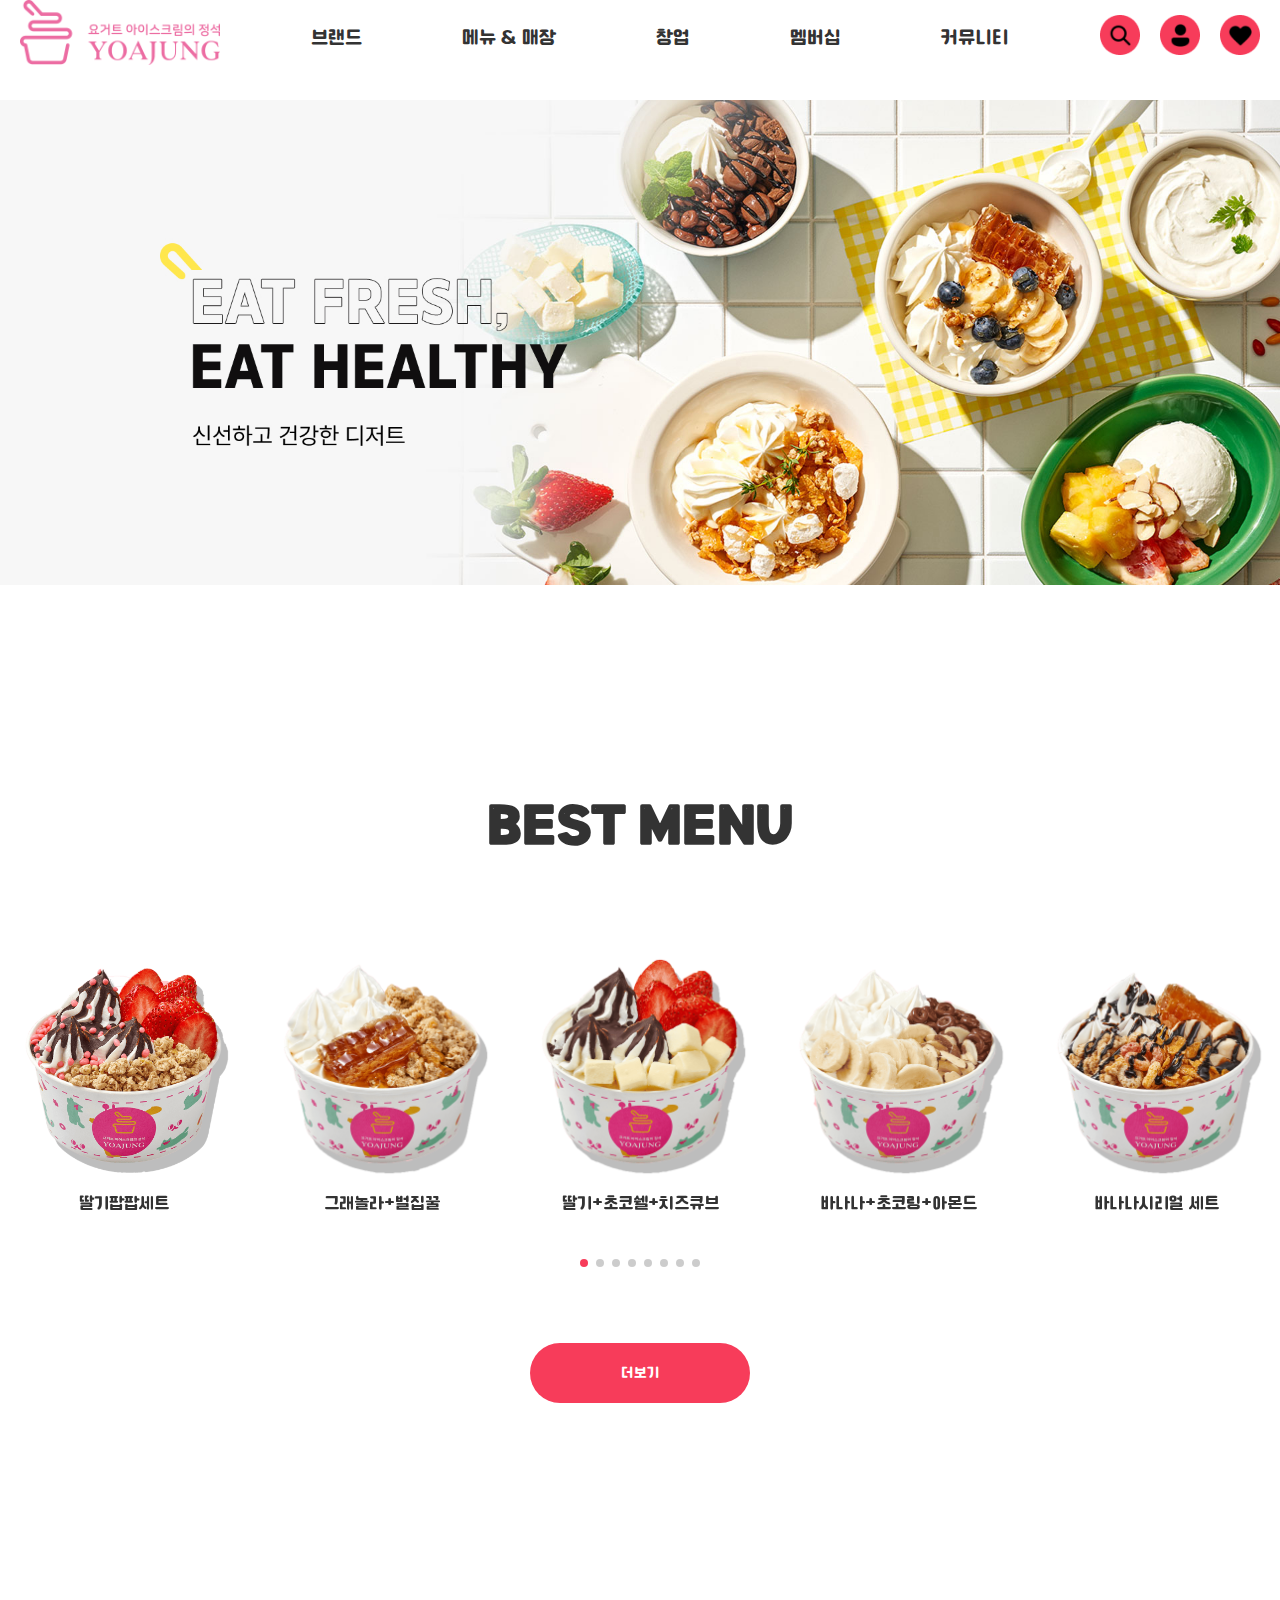
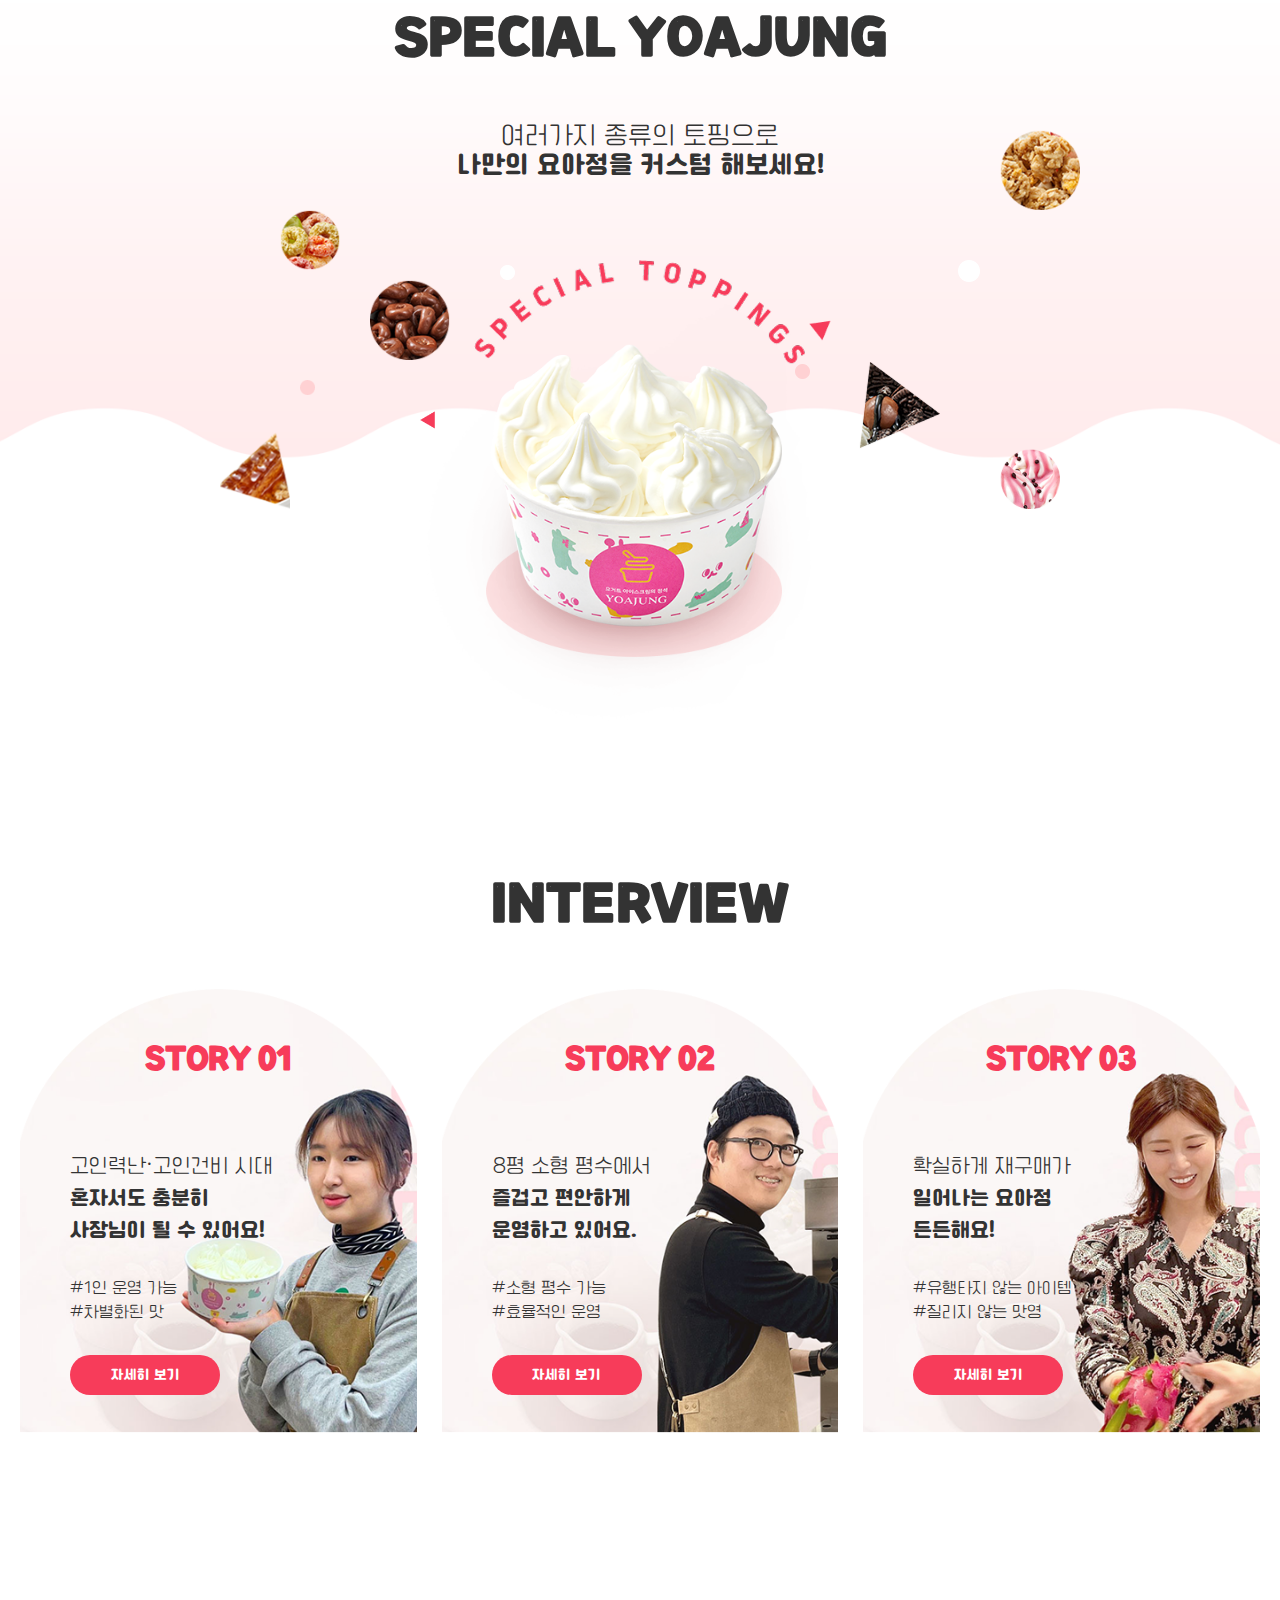
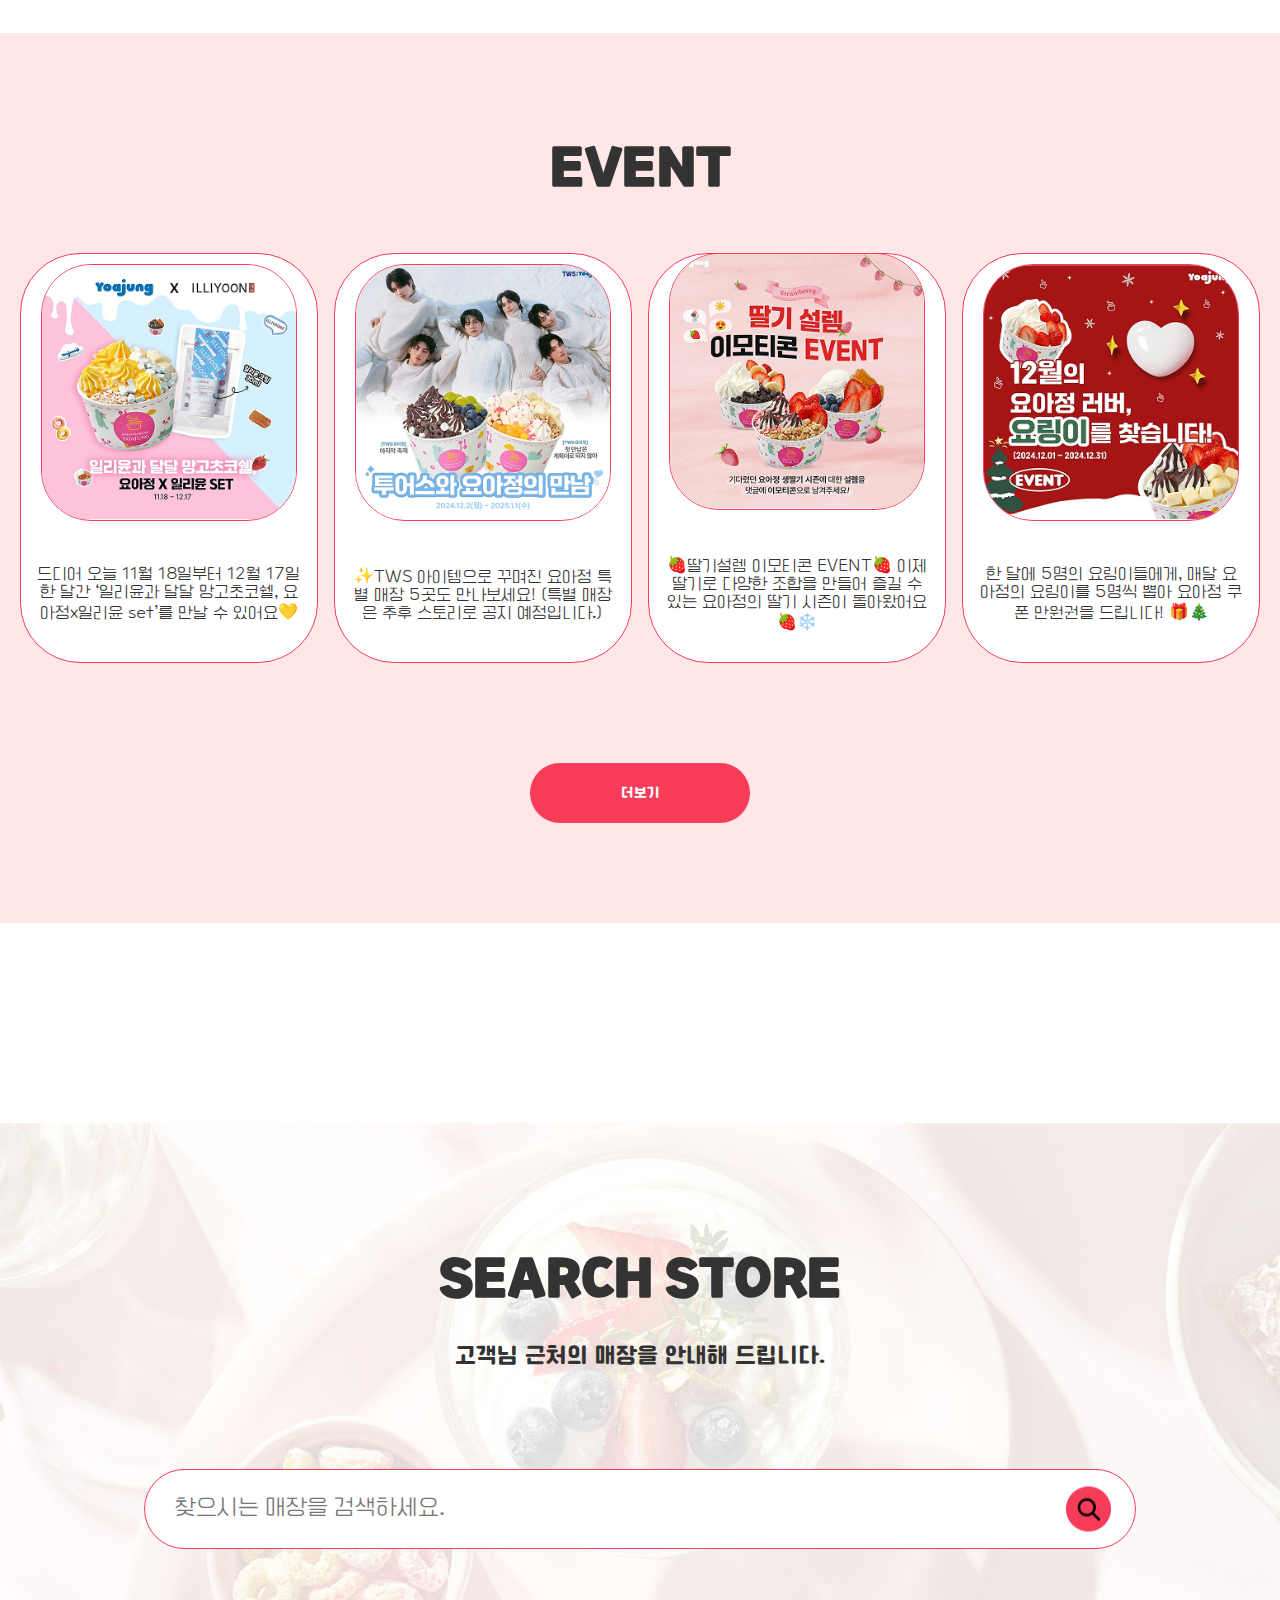
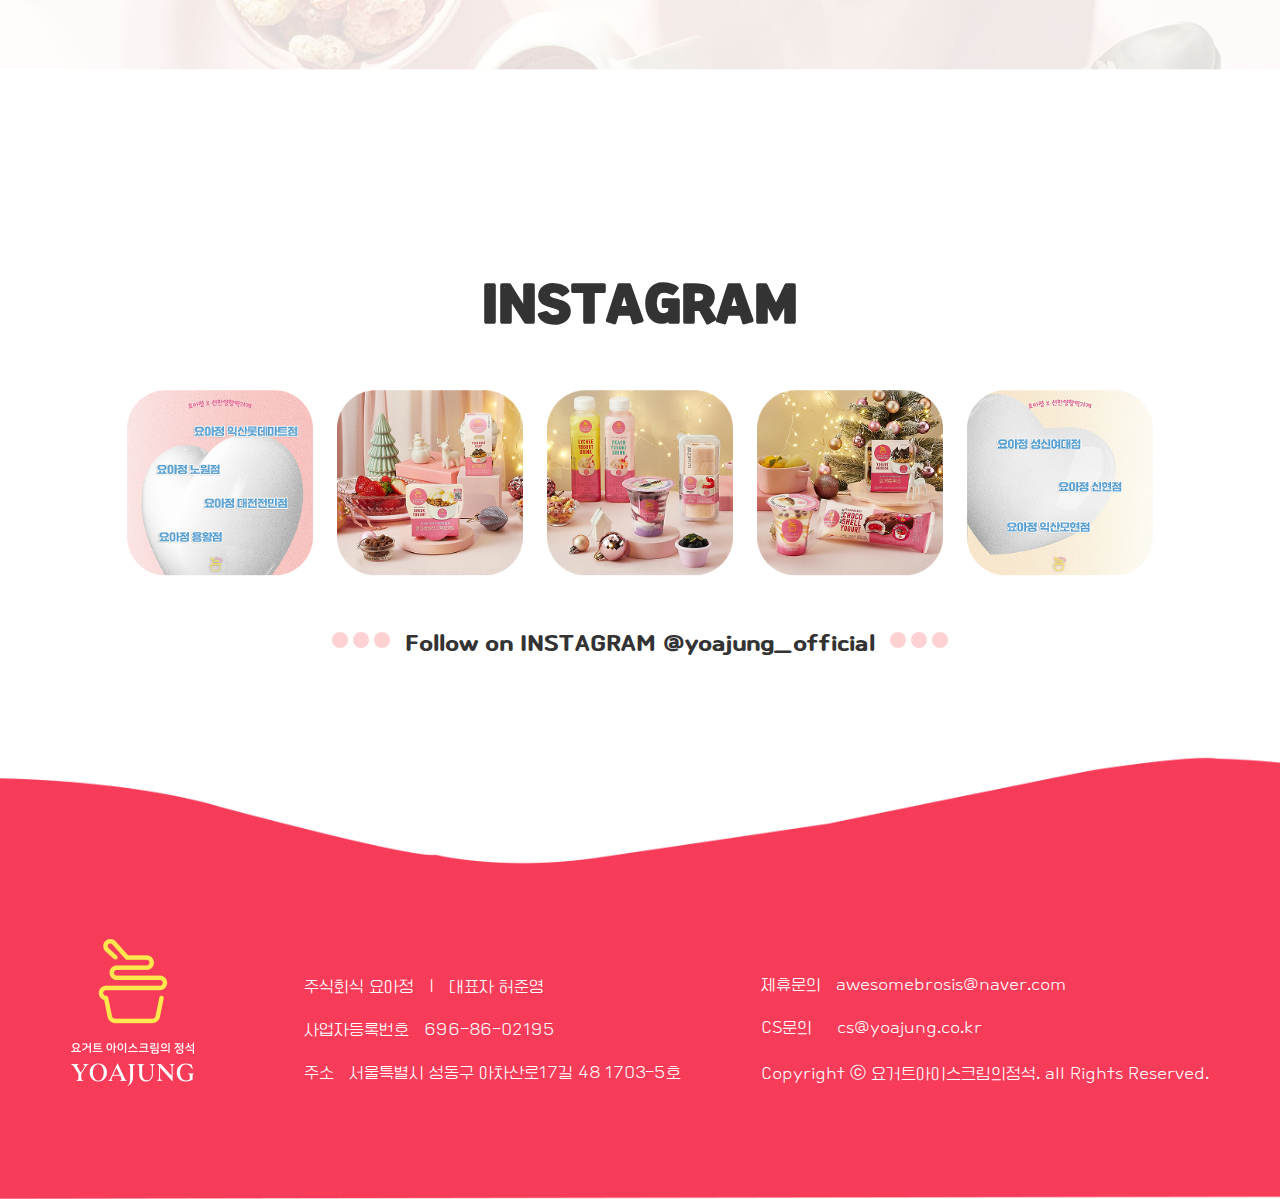
<file: index.html>
<!DOCTYPE html>
<html lang="ko">
<head>
    <meta charset="UTF-8">
    <meta name="viewport" content="width=device-width, initial-scale=1.0">
    <title>요거트아이스크림의 정석</title>
    <link rel="stylesheet" href="https://cdn.jsdelivr.net/npm/swiper@11/swiper-bundle.min.css" />
    <link rel="stylesheet" href="css/style.css">
    <script src="https://cdn.jsdelivr.net/npm/swiper@11/swiper-bundle.min.js"></script>
    <script src="lib/jquery-3.7.1.min.js"></script>
    <script src="js/script.js"></script>
</head>
<body>
    <header class="header">
        <div class="inner">
            <div class="pc">
                <h1 class="logo">
                    <a href="#">
                        <img src="img/logo.png" alt="로고-pc">
                    </a>
                </h1><!-- .logo end -->
                <nav class="nav">
                    <ul class="menu">
                        <li><a href="#">브랜드</a></li>
                        <li><a href="#">메뉴 & 매장</a></li>
                        <li><a href="#">창업</a></li>
                        <li><a href="#">멤버십</a></li>
                        <li><a href="#">커뮤니티</a></li>
                    </ul>
                </nav>
                <div class="icon">
                    <a href="#">
                        <img src="img/아이콘-돋보기.png" alt="아이콘-돋보기">
                    </a>
                    <a href="#">
                        <img src="img/아이콘-회원.png" alt="아이콘-돋보기">
                    </a>
                    <a href="#">
                        <img src="img/아이콘-하트.png" alt="아이콘-돋보기">
                    </a>
                </div><!-- .icon end -->
            </div><!-- .pc end -->
            <div class="moblie">
                <div class="menu_icon">
                    <a href="#"><img src="img/메뉴-아이콘.png" alt="메뉴-아이콘"></a>
                </div><!-- .menu_icon end -->
                <h1 class="logo">
                    <a href="#"><img src="img/mobile-logo.png" alt="로고-mobile"></a>
                </h1><!-- .logo end -->
                <div class="icon">
                    <a href="#">
                        <img src="img/아이콘-돋보기.png" alt="아이콘-돋보기">
                    </a>
                    <a href="#">
                        <img src="img/아이콘-회원.png" alt="아이콘-돋보기">
                    </a>
                    <a href="#">
                        <img src="img/아이콘-하트.png" alt="아이콘-돋보기">
                    </a>
                </div><!-- .icon end -->
            </div><!-- .moblie end -->
        </div><!-- .inner end -->
    </header>

    <section class="main_visual">
        <img src="img/메인비주얼-이미지 (1).jpg" alt="메인비주얼 배경 이미지01">
        <img src="img/main_visual-img02.png" alt="메인비주얼 배경 이미지02">
        <img src="img/main_visual-img03.png" alt="메인비주얼 배경 이미지03">
    </section><!-- .main_visual end -->

    <section class="best-menu">
        <h2 class="sub_title">
            BEST MENU
        </h2><!-- .sub_title -->
        <div class="menu_wrap">
            <div class="swiper item_wrap">
                <div class="swiper-wrapper">
                    <div class="swiper-slide">
                        <a href="#">
                            <img src="img/bestmenu-img05.png" alt="베스트 메뉴02">
                            <p>딸기팝팝세트</p>
                        </a>
                    </div><!-- .swiper-slide end -->
                    <div class="swiper-slide">
                        <a href="">
                            <img src="img/bestmenu-img04.png" alt="베스트 메뉴02">
                            <p>그래놀라+벌집꿀</p>
                        </a>
                    </div><!-- .swiper-slide end -->
                    <div class="swiper-slide">
                        <a href="#">
                            <img src="img/bestmenu-img02.png" alt="베스트 메뉴03">
                            <p>딸기+초코쉘+치즈큐브</p>
                        </a>
                    </div><!-- .swiper-slide end -->
                    <div class="swiper-slide">
                        <a href="#">
                            <img src="img/bestmenu-img03.png" alt="베스트 메뉴01">
                            <p>바나나+초코링+아몬드</p>
                        </a>
                    </div><!-- .swiper-slide end -->
                    <div class="swiper-slide">
                        <a href="#">
                            <img src="img/bestmenu-img01.png" alt="베스트 메뉴01">
                            <p>바나나시리얼 세트</p>
                        </a>
                    </div><!-- .swiper-slide end -->
                    <div class="swiper-slide">
                        <a href="#">
                            <img src="img/bestmenu-img06.png" alt="베스트 메뉴01">
                            <p>샤인머스캣+후루츠링+벌집꿀</p>
                        </a>
                    </div><!-- .swiper-slide end -->
                    <div class="swiper-slide">
                        <a href="#">
                            <img src="img/bestmenu-img07.png" alt="베스트 메뉴01">
                            <p>자몽+후루츠링+벌집꿀</p>
                        </a>
                    </div><!-- .swiper-slide end -->
                    <div class="swiper-slide">
                        <a href="#">
                            <img src="img/bestmenu-img08.png" alt="베스트 메뉴01">
                            <p>오레오+오레오크럼블+몰티져스</p>
                        </a>
                    </div><!-- .swiper-slide end -->
                </div><!-- .swiper-wrapper end -->
                <div class="swiper-pagination"></div>
            </div><!-- .swiper end -->
        </div><!-- .menu_wrap end -->
        <div class="button"><button type="button">더보기</button></div>
    </section><!-- .best-menu end -->

    <section class="special">
        <h2 class="sub_title">SPECIAL YOAJUNG</h2>
        <p class="sub_coment">여러가지 종류의 토핑으로 <br>
            <strong>나만의 요아정을 커스텀 해보세요!</strong></p>
        <div class="inner">
            <div class="main-img">
                <img src="img/special-main.png" alt="스페셜 요아정">
            </div><!-- .main-img end -->
            <img class="sub-img01 sub-img" src="img/우 세모.png" alt="">
            <img class="sub-img02 sub-img" src="img/우 원형 씨리얼3.png" alt="">
            <img class="sub-img03 sub-img" src="img/우 원형 씨리얼4.png" alt="">
            <img class="sub-img04 sub-img" src="img/세모 꿀.png" alt="">
            <img class="sub-img05 sub-img" src="img/원형 씨리얼 2.png" alt="">
            <img class="sub-img06 sub-img" src="img/원형 씨리얼.png" alt="">
            <img class="sub-img07 sub-img" src="img/Ellipse 1.png" alt="">
            <img class="sub-img08 sub-img" src="img/Ellipse 2.png" alt="">
            <img class="sub-img09 sub-img" src="img/Ellipse 3.png" alt="">
            <img class="sub-img10 sub-img" src="img/Ellipse 4.png" alt="">
            <img class="sub-img11 sub-img" src="img/Polygon 1.png" alt="">
            <img class="sub-img12 sub-img" src="img/Polygon 2.png" alt="">
        </div><!-- .inner end -->
    </section><!-- .special end -->

    <section class="interview">
        <h2 class="sub_title">INTERVIEW</h2>
        <div class="inner">
            <div class="item_wrap">
                <div class="item">
                    <h3 class="in_title">STORY 01</h3><!-- .in_title end -->
                    <div class="text_wrap">
                        <p class="text01">
                            고인력난·고인건비 시대 <br>
                            <strong>혼자서도 충분히 </strong><br>
                            <strong>사장님이 될 수 있어요!</strong>
                        </p><!-- .text01 end -->
                        <p class="text02">
                            #1인 운영 가능 <br>
                            #차별화된 맛
                        </p><!-- .text02 end -->
                        <button type="button">자세히 보기</button>
                    </div><!-- .text_wrap end -->
                </div><!-- .item end -->
                <div class="item">
                    <h3 class="in_title">STORY 02</h3><!-- .in_title end -->
                    <div class="text_wrap">
                        <p class="text01">
                            8평 소형 평수에서 <br>
                            <strong>즐겁고 편안하게</strong> <br>
                            <strong>운영하고 있어요.</strong>
                        </p><!-- .text01 end -->
                        <p class="text02">
                            #소형 평수 가능 <br>
                            #효율적인 운영
                        </p><!-- .text02 end -->
                        <button type="button">자세히 보기</button>
                    </div><!-- .text_wrap end -->
                </div><!-- .item end -->
                <div class="item">
                    <h3 class="in_title">STORY 03</h3><!-- .in_title end -->
                    <div class="text_wrap">
                        <p class="text01">
                            확실하게 재구매가<br>
                            <strong>일어나는 요아정</strong><br>
                            <strong>든든해요!</strong>
                        </p><!-- .text01 end -->
                        <p class="text02">
                            #유행타지 않는 아이템 <br>
                            #질리지 않는 맛영
                        </p><!-- .text02 end -->
                        <button type="button">자세히 보기</button>
                    </div><!-- .text_wrap end -->
                </div><!-- .item end -->
            </div><!-- .item_wrap end -->
            <div class="button"><button type="button">더보기</button></div>
        </div><!-- .inner end -->
    </section><!-- .interview end -->

    <section class="event">
        <h2 class="sub_title">EVENT</h2>
        <div class="inner">
            <div class="item_wrap">
                <div class="item">
                    <a href="#">
                        <img src="img/event-img01.png" alt="이벤트 이미지01">
                        <p class="coment">
                            드디어 오늘 11월 18일부터 12월 17일 한 달간<!--  <br> -->
                            ‘일리윤과 달달 망고초코쉘, <!-- <br> -->
                            요아정x일리윤 set’를 만날 수 있어요💛
                        </p><!-- .coment end -->
                    </a>
                </div><!-- .item end -->
                <div class="item">
                    <a href="#">
                        <img src="img/event-img02.png" alt="이벤트 이미지02">
                        <p class="coment">
                            ✨TWS 아이템으로 꾸며진 <!-- <br> -->
                            요아정 특별 매장 5곳도 만나보세요!<!--  <br> -->
                            (특별 매장은 추후 스토리로 공지 예정입니다.)
                        </p><!-- .coment end -->
                    </a>
                </div><!-- .item end -->
                <div class="item">
                    <a href="#">
                        <img src="img/event-img03.png" alt="이벤트 이미지03">
                        <p class="coment">
                            🍓딸기설렘 이모티콘 EVENT🍓<!-- <br> -->
                            이제 딸기로 다양한 조합을 만들어 즐길 수 있는<!-- <br> -->
                            요아정의 딸기 시즌이 돌아왔어요🍓❄️
                        </p><!-- .coment end -->
                    </a>
                </div><!-- .item end -->
                <div class="item">
                    <a href="#">
                        <img src="img/event-img04.png" alt="이벤트 이미지04">
                        <p class="coment">
                            한 달에 5명의 요링이들에게, <!-- <br> -->
                            매달 요아정의 요링이를 5명씩 뽑아 <!-- <br> -->
                            요아정 쿠폰 만원권을 드립니다! 🎁🎄
                        </p><!-- .coment end -->
                    </a>
                </div><!-- .item end -->
            </div><!-- .item_wrap end -->
            <div class="button"><button type="button">더보기</button></div>
        </div><!-- .inner end -->
    </section><!-- .event end -->

    <section class="search">
        <h2 class="sub_title">SEARCH STORE </h2>
        <p class="sub_coment">고객님 근처의 매장을 안내해 드립니다.</p>
        <div class="inner">
            <div class="search_box">
                <input type="text" placeholder="찾으시는 매장을 검색하세요.">
                <img src="img/아이콘-돋보기.png" alt="아이콘-돋보기">
            </div><!-- .search_box end -->
        </div><!-- .inner end -->
    </section><!-- .search end -->

    <section class="insta">
        <h2 class="sub_title">INSTAGRAM</h2>
        <div class="inner">
            <div class="item_wrap">
                <div class="item">
                    <a href="#"><img src="img/insta-img01.png" alt="인스타 이미지01"></a>
                </div><!-- .item end -->
                <div class="item">
                    <a href="#"><img src="img/insta-img02.png" alt="인스타 이미지02"></a>
                </div><!-- .item end -->
                <div class="item">
                    <a href="#"><img src="img/insta-img03.png" alt="인스타 이미지03"></a>
                </div><!-- .item end -->
                <div class="item">
                    <a href="#"><img src="img/insta-img04.png" alt="인스타 이미지04"></a>
                </div><!-- .item end -->
                <div class="item">
                    <a href="#"><img src="img/insta-img05.png" alt="인스타 이미지05"></a>
                </div><!-- .item end -->
            </div><!-- .item_wrap end -->
            <div class="id">
                <a href="#">
                    <div class="circle"></div>
                    <div class="circle"></div>
                    <div class="circle"></div>
                    <p>Follow on INSTAGRAM @yoajung_official</p>
                    <div class="circle"></div>
                    <div class="circle"></div>
                    <div class="circle"></div>
                </a>
            </div><!-- .id end -->
        </div><!-- .inner end -->
    </section><!-- .insta end -->

    <footer>
        <div class="inner">
            <h1 class="logo">
                <a href="#"><img src="img/footer logo.png" alt=""></a>
            </h1><!-- .logo end -->
                <div class="left text">
                    <p>주식회식  요아정 &nbsp   |  &nbsp  대표자  허준영</p>
                    <p>사업자등록번호  &nbsp  696-86-02195 </p>
                    <p>주소  &nbsp  서울특별시 성동구 아차산로17길 48 1703-5호 </p>
                </div><!-- .left end -->
                <div class="right text">
                    <p>제휴문의  &nbsp  awesomebrosis@naver.com</p>
                    <p>CS문의 &nbsp &nbsp  cs@yoajung.co.kr </p>
                    <p>Copyright ⓒ 요거트아이스크림의정석. all Rights Reserved.</p>
                </div><!-- .right end -->
        </div><!-- .inner end -->
    </footer>
</body>
</html>
</file>
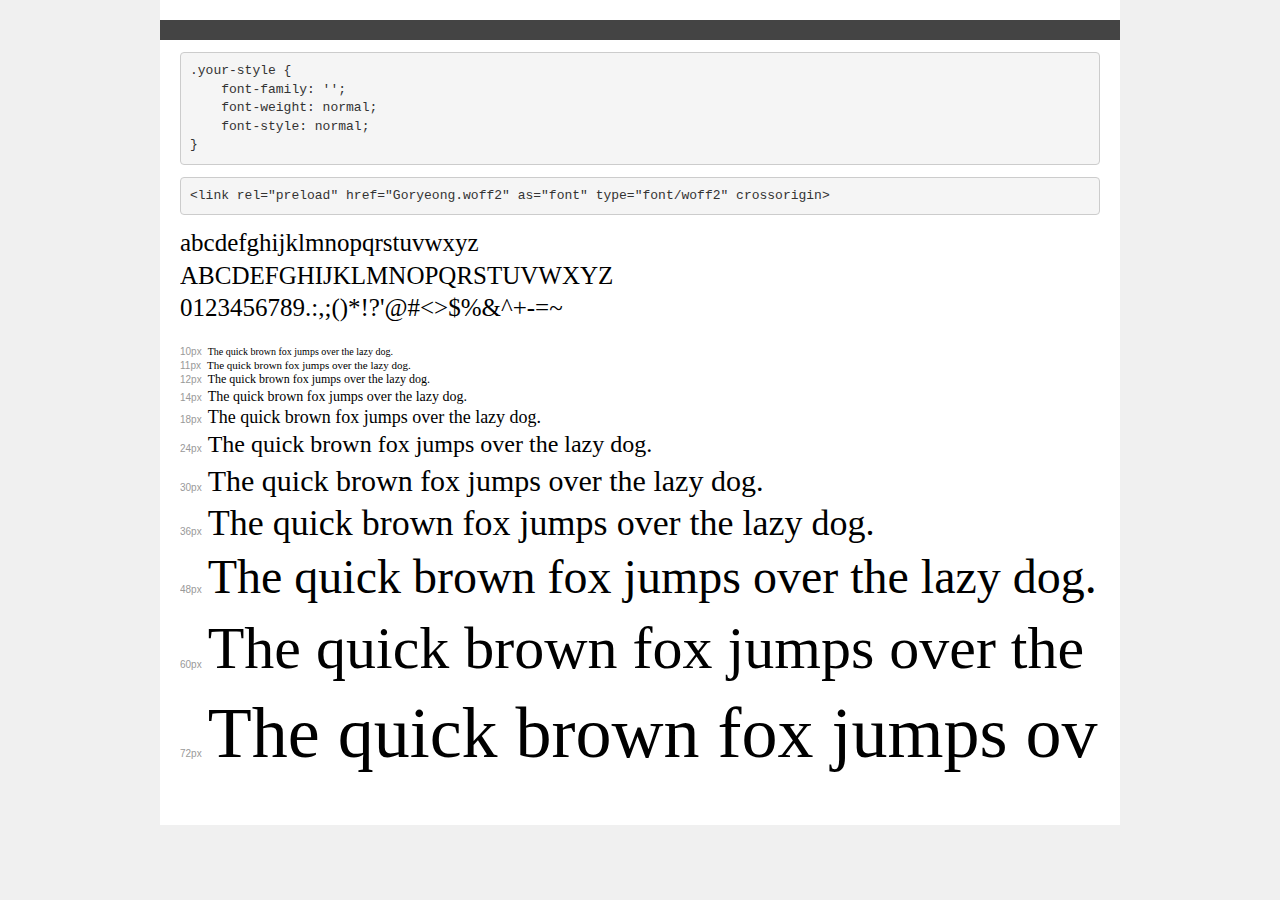
<file: css/font/딸기고령/demo.html>
<!DOCTYPE html>
<html lang="en">
<head>
    <meta charset="utf-8">
    <meta http-equiv="X-UA-Compatible" content="IE=edge">
    <meta name="viewport" content="width=device-width, initial-scale=1">
    <meta name="robots" content="noindex, noarchive">
    <meta name="format-detection" content="telephone=no">
    <title>Transfonter demo</title>
    <link href="stylesheet.css" rel="stylesheet">
    <style>
        /*
        http://meyerweb.com/eric/tools/css/reset/
        v2.0 | 20110126
        License: none (public domain)
        */
        html, body, div, span, applet, object, iframe,
        h1, h2, h3, h4, h5, h6, p, blockquote, pre,
        a, abbr, acronym, address, big, cite, code,
        del, dfn, em, img, ins, kbd, q, s, samp,
        small, strike, strong, sub, sup, tt, var,
        b, u, i, center,
        dl, dt, dd, ol, ul, li,
        fieldset, form, label, legend,
        table, caption, tbody, tfoot, thead, tr, th, td,
        article, aside, canvas, details, embed,
        figure, figcaption, footer, header, hgroup,
        menu, nav, output, ruby, section, summary,
        time, mark, audio, video {
            margin: 0;
            padding: 0;
            border: 0;
            font-size: 100%;
            font: inherit;
            vertical-align: baseline;
        }
        /* HTML5 display-role reset for older browsers */
        article, aside, details, figcaption, figure,
        footer, header, hgroup, menu, nav, section {
            display: block;
        }
        body {
            line-height: 1;
        }
        ol, ul {
            list-style: none;
        }
        blockquote, q {
            quotes: none;
        }
        blockquote:before, blockquote:after,
        q:before, q:after {
            content: '';
            content: none;
        }
        table {
            border-collapse: collapse;
            border-spacing: 0;
        }
        /* demo styles */
        body {
            background: #f0f0f0;
            color: #000;
        }
        .page {
            background: #fff;
            width: 920px;
            margin: 0 auto;
            padding: 20px 20px 0 20px;
            overflow: hidden;
        }
        .font-container {
            overflow-x: auto;
            overflow-y: hidden;
            margin-bottom: 40px;
            line-height: 1.3;
            white-space: nowrap;
            padding-bottom: 5px;
        }
        h1 {
            position: relative;
            background: #444;
            font-size: 32px;
            color: #fff;
            padding: 10px 20px;
            margin: 0 -20px 12px -20px;
        }
        .letters {
            font-size: 25px;
            margin-bottom: 20px;
        }
        .s10:before {
            content: '10px';
        }
        .s11:before {
            content: '11px';
        }
        .s12:before {
            content: '12px';
        }
        .s14:before {
            content: '14px';
        }
        .s18:before {
            content: '18px';
        }
        .s24:before {
            content: '24px';
        }
        .s30:before {
            content: '30px';
        }
        .s36:before {
            content: '36px';
        }
        .s48:before {
            content: '48px';
        }
        .s60:before {
            content: '60px';
        }
        .s72:before {
            content: '72px';
        }
        .s10:before, .s11:before, .s12:before, .s14:before,
        .s18:before, .s24:before, .s30:before, .s36:before,
        .s48:before, .s60:before, .s72:before {
            font-family: Arial, sans-serif;
            font-size: 10px;
            font-weight: normal;
            font-style: normal;
            color: #999;
            padding-right: 6px;
        }
        pre {
            display: block;
            padding: 9px;
            margin: 0 0 12px;
            font-family: Monaco, Menlo, Consolas, "Courier New", monospace;
            font-size: 13px;
            line-height: 1.428571429;
            color: #333;
            font-weight: normal;
            font-style: normal;
            background-color: #f5f5f5;
            border: 1px solid #ccc;
            overflow-x: auto;
            border-radius: 4px;
        }
        /* responsive */
        @media (max-width: 959px) {
            .page {
                width: auto;
                margin: 0;
            }
        }
    </style>
</head>
<body>
<div class="page">
    <div class="demo">
        <h1 style="font-family: ''; font-weight: normal; font-style: normal;"></h1>
        <pre title="Usage">.your-style {
    font-family: '';
    font-weight: normal;
    font-style: normal;
}</pre>
        <pre title="Preload (optional)">
&lt;link rel=&quot;preload&quot; href=&quot;Goryeong.woff2&quot; as=&quot;font&quot; type=&quot;font/woff2&quot; crossorigin&gt;</pre>
        <div class="font-container" style="font-family: ''; font-weight: normal; font-style: normal;">
            <p class="letters">
                abcdefghijklmnopqrstuvwxyz<br>
ABCDEFGHIJKLMNOPQRSTUVWXYZ<br>
                0123456789.:,;()*!?'@#&lt;&gt;$%&^+-=~
            </p>
            <p class="s10" style="font-size: 10px;">The quick brown fox jumps over the lazy dog.</p>
            <p class="s11" style="font-size: 11px;">The quick brown fox jumps over the lazy dog.</p>
            <p class="s12" style="font-size: 12px;">The quick brown fox jumps over the lazy dog.</p>
            <p class="s14" style="font-size: 14px;">The quick brown fox jumps over the lazy dog.</p>
            <p class="s18" style="font-size: 18px;">The quick brown fox jumps over the lazy dog.</p>
            <p class="s24" style="font-size: 24px;">The quick brown fox jumps over the lazy dog.</p>
            <p class="s30" style="font-size: 30px;">The quick brown fox jumps over the lazy dog.</p>
            <p class="s36" style="font-size: 36px;">The quick brown fox jumps over the lazy dog.</p>
            <p class="s48" style="font-size: 48px;">The quick brown fox jumps over the lazy dog.</p>
            <p class="s60" style="font-size: 60px;">The quick brown fox jumps over the lazy dog.</p>
            <p class="s72" style="font-size: 72px;">The quick brown fox jumps over the lazy dog.</p>
        </div>
    </div>

</div>
</body>
</html>
</file>
<file: css/style.css>
@charset "utf-8";
@font-face {
    font-family: 'Cafe24 Ssurround air';
    src: url('font/카페써라운드-에어/Cafe24SsurroundairOTF.eot');
    src: url('font/카페써라운드-에어/Cafe24SsurroundairOTF.eot?#iefix') format('embedded-opentype'),
        url('font/카페써라운드-에어/Cafe24SsurroundairOTF.woff2') format('woff2'),
        url('font/카페써라운드-에어/Cafe24SsurroundairOTF.woff') format('woff');
    font-weight: normal;
    font-style: normal;
    font-display: swap;
}
@font-face {
    font-family: 'Cafe24 Ssurround';
    src: url('font/카페써라운드/Cafe24SsurroundOTF.eot');
    src: url('font/카페써라운드/Cafe24SsurroundOTF.eot?#iefix') format('embedded-opentype'),
        url('font/카페써라운드/Cafe24SsurroundOTF.woff2') format('woff2'),
        url('font/카페써라운드/Cafe24SsurroundOTF.woff') format('woff'),
        url('font/카페써라운드/Cafe24SsurroundOTF.ttf') format('truetype');
    font-weight: normal;
    font-style: normal;
    font-display: swap;
}
@font-face {
    font-family: 'Goryeong';
    src: url('font/딸기고령/Goryeong.eot');
    src: url('font/딸기고령/Goryeong.eot?#iefix') format('embedded-opentype'),
        url('font/딸기고령/Goryeong.woff2') format('woff2'),
        url('font/딸기고령/Goryeong.woff') format('woff'),
        url('font/딸기고령/Goryeong.ttf') format('truetype');
    font-weight: normal;
    font-style: normal;
    font-display: swap;
}

*{
    margin: 0;
    padding: 0;
    box-sizing: border-box;
}
li{
    list-style: none;
}
a{
    text-decoration: none;
    color: inherit;
}
body{
    color: #333;
    font-family: 'Cafe24 Ssurround air';
}
.sub_title{
    width: 100%;
    margin: 0 auto 50px;
    text-align: center;
    font-family: 'Goryeong';
    font-size: 50px;
}
button{
    font-family: 'Cafe24 Ssurround';
    color: #fff;
}
button:hover{
    opacity: 0.7;
}

/* header */
.header .inner{
    max-width: 1440px;
    width: calc(100% - 40px);
    height: 100px;
    margin: 0 auto;
}
.header .inner .pc{
}
.header .inner .pc{
    display: flex;
    justify-content: space-between;
    align-items: center;
}
.header .inner .moblie{
    display: none;
}
.header .inner .logo img{
    width: 200px;
}
.header .nav .menu{
    height: 100%;
    display: flex;
    align-items: center;
    justify-content: center;
    gap: 100px;
    font-size: 18px;
    font-family: 'Cafe24 Ssurround';
}
.header .nav .menu li:hover{
    opacity: 0.5;
}
.header .icon{
    display: flex;
    gap: 20px;
}
.header .icon img{
    width: 40px;
}

/* main_visual */
.main_visual{
    width: 100%;
    position: relative;
    margin-bottom: 200px;
}
.main_visual img:nth-of-type(1){
    width: 100%;
}
.main_visual img:nth-of-type(2){
    display: none;
}
.main_visual img:nth-of-type(3){
    display: none;
}
/* .main_visual::before{
    content: '';
    background: url('../img/메인비주얼-텍스트01.png');
    width: 524px;
    height: 134px;
    display: block;
    position: absolute;
    top: 35%;
    left: 100px;
    transform: translateY(-35%);
}
.main_visual::after{
    content: '';
    background: url('../img/메인비주얼-텍스트02.png');
    width: 562px;
    height: 67px;
    display: block;
    position: absolute;
    top: 55%;
    left: 149px;
    transform: translateY(-55%);
} */

/* .item_wrap */
.best-menu{
    width: 100%;
    margin-bottom: 200px;
}
.best-menu .menu_wrap{
    position: relative;
}
.best-menu .swiper{
    position: static;
}
.best-menu .swiper-wrapper{
    width: 100%;
    display: flex;
    margin: 0 auto;
    padding: 30px 0;
}
.best-menu .swiper-wrapper .swiper-slide p{
    width: 100%;
    text-align: center;
    font-family: 'Cafe24 Ssurround';
}
.best-menu .swiper-wrapper .swiper-slide:hover img{
    transform: translateY(-30px) scale(1.1);
    transition: 0.5s;
}
.best-menu .swiper-wrapper .swiper-slide:hover p{
    font-size: 20px;
}
.best-menu .swiper-wrapper .swiper-slide img{
    width: 100%;
    transition: 0.5s;
    filter: drop-shadow(7px 10px #00000042);
}
.best-menu .swiper-pagination{
    bottom: -30px;
}
.best-menu .swiper-pagination-bullet-active{
    background-color: #F73C5A;
}
.best-menu .button{
    width: 100%;
    text-align: center;
    margin-top: 100px;
}
.best-menu .button button{
    border: none;
    width: 220px;
    height: 60px;
    border-radius: 50px;
    background-color: #F73C5A;
}
.best-menu .button button:hover{
    font-family: 'Cafe24 Ssurround';
}

/* special */
.special{
    background: url('../img/special-bg.png') center center no-repeat;
    width: 100%;
    background-size: cover;
    height: 52.01vw;
    margin-bottom: 200px;
}
.special .sub_coment{
    width: 100%;
    text-align: center;
    font-size: 25px;
}
.special .sub_coment strong{
    font-family: 'Cafe24 Ssurround';
}
.special .inner{
    width: calc(100% - 40px);
    max-width: 1440px;
    margin: 0 auto;
    position: relative;
}
.special .inner .main-img{
    width: 100%;
    text-align: center;
    position: relative;
    margin-top: 100px;
}
.special .inner .main-img img{
    width: 35%;
}
.special .inner .main-img::before{
    content: '';
    width: 400px;
    height: 400px;
    background: url('../img/special-main01.png');
    display: block;
    position: absolute;
    top: -20px;
    left: 50%;
    transform: translateX(-50%);
}
.special .inner .sub-img01{
    position: absolute;
    bottom: 280px;
    right: 320px;
}
.special .inner .sub-img02{
    position: absolute;
    top: -150px;
    right: 180px;
    width: 80px;
}
.special .inner .sub-img07{
    position: absolute;
    top: -20px;
    right: 280px;
}
.special .inner .sub-img11{
    position: absolute;
    top: 40px;
    right: 430px;
    width: 20px;
    transform: rotate(90deg);
}
.special .inner .sub-img08{
    position: absolute;
    bottom: 350px;
    right: 450px;
}
.special .inner .sub-img03{
    width: 60px;
    position: absolute;
    bottom: 220px;
    right: 200px;
}
.special .inner .sub-img04{
    width: 70px;
    position: absolute;
    bottom: 220px;
    left: 200px;
}
.special .inner .sub-img05{
    width: 70px;
    position: absolute;
    top: 0px;
    left: 350px;
    width: 80px;
}
.special .inner .sub-img06{
    width: 70px;
    position: absolute;
    top: -70px;
    left: 260px;
    width: 60px;
}
.special .inner .sub-img09{
    width: 70px;
    position: absolute;
    top: -15px;
    left: 480px;
    width: 15px;
}
.special .inner .sub-img10{
    width: 70px;
    position: absolute;
    top: 100px;
    left: 280px;
    width: 15px;
}
.special .inner .sub-img12{
    width: 70px;
    position: absolute;
    bottom: 300px;
    left: 400px;
    width: 15px;
}
.special .inner .sub-img{
    transition: 0.5s;
}
.special .inner .sub-img:hover{
    transform: rotate(20deg) scale(1.05) translateX(-5px);
}

/* interview */
.interview{
    width: 100%;
    margin-bottom: 200px;
}
.interview .inner{
    width: calc(100% - 40px);
    max-width: 1440px;
    margin: 0 auto;
}
.interview .inner .item_wrap{
    width: 100%;
    display: flex;
    justify-content: space-between;
}
.interview .inner .item_wrap .item:nth-of-type(1){
    width: 32%;
    height: 34.72vw;
    width: 32%;
    height: 34.72vw;
    background: url('../img/interview-img01.png') center center no-repeat;
    background-size: cover;
    background-size: cover;
}
.interview .inner .item_wrap .item:nth-of-type(2){
    width: 32%;
    width: 32%;
    background: url('../img/interview-img03.png') center center no-repeat;
    height: 34.72vw;
    background-size: cover;
    height: 34.72vw;
    background-size: cover;
}
.interview .inner .item_wrap .item:nth-of-type(3){
    width: 32%;
    width: 32%;
    background: url('../img/interview-img02.png') center center no-repeat;
    height: 34.72vw;
    background-size: cover;
    height: 34.72vw;
    background-size: cover;
}
.interview .inner .item_wrap .item .in_title{
    width: 100%;
    text-align: center;
    margin-top: 50px;
    margin-bottom: 70px;
    font-size: 30px;
    font-family: 'Goryeong';
    color: #F73C5A;
}
.interview .inner .item_wrap .item .text_wrap{
    margin-left: 50px;
}
.interview .inner .item_wrap .item .text_wrap .text01{
    margin-bottom: 30px;
    line-height: 32px;
    font-size: 20px;
}
.interview .inner .item_wrap .item .text_wrap .text01 strong{
    font-family: 'Cafe24 Ssurround';
}
.interview .inner .item_wrap .item .text_wrap .text02{
    margin-bottom: 30px;
    line-height: 24px;
}
.interview .inner .item_wrap .item .text_wrap button{
    width: 150px;
    height: 40px;
    border: none;
    border-radius: 30px;
    background-color: #F73C5A;
}
.interview .inner .button{
    display: none;
}

/* event */
.event{
    width: 100%;
    background: url('../img/event-bg.png') center center no-repeat;
    margin-bottom: 200px;
}
.event .sub_title{
    padding-top: 100px;
}
.event .inner{
    width: calc(100% - 40px);
    max-width: 1440px;
    margin: 0 auto;
    padding-bottom: 100px;
}
.event .inner .item_wrap{
    display: flex;
    justify-content: space-between;
    margin-bottom: 100px;
}
.event .inner .item_wrap .item{
    width: 24%;
    height: 32vw;
    height: 32vw;
    background-color: #fff;
    border: 1px solid #F73C5A;
    border-radius: 60px;
    transition: 0.3s;
}
.event .inner .item_wrap .item a{
    width: 100%;
    height: 100%;
    display: flex;
    flex-direction: column;
    align-items: center;
    justify-content: center;
    gap: 45px;
}
.event .inner .item_wrap .item:hover{
    transform: translateY(-20px);
}
.event .inner .item_wrap .item a img{
    width: 20vw;
    width: 20vw;
    object-fit: cover;
    border: 1px solid #F73C5A;
    border-radius: 50px;
}
.event .inner .item_wrap .item .coment{
    text-align: center;
    margin-bottom: 30px;
    padding: 0 15px;
    padding: 0 15px;
}
.event .inner .button{
    width: 100%;
    text-align: center;
}
.event .inner .button button{
    border: none;
    width: 220px;
    height: 60px;
    border-radius: 50px;
    background-color: #F73C5A;
}

/* search */
.search{
    width: 100%;
    height: 42.7vw;
    height: 42.7vw;
    background: url('../img/search-bg.png') center center no-repeat;
    background-size: cover;
    background-size: cover;
    display: flex;
    flex-direction: column;
    justify-content: center;
    margin-bottom: 200px;
}
.search .sub_title{
    margin-bottom: 30px;
}
.search .sub_coment{
    width: 100%;
    text-align: center;
    font-size: 22px;
    font-family: 'Cafe24 Ssurround';
}
.search .inner{
    width: calc(100% - 40px);
    max-width: 1440px;
    margin: 0 auto;
}
.search .inner .search_box{
    width: 100%;
    text-align: center;
    margin-top: 100px;
    position: relative;
}
.search .inner .search_box input{
    width: 80%;
    width: 80%;
    height: 80px;
    border: 1.5px solid #F73C5A;
    border-radius: 100px;
}
.search .inner .search_box input::placeholder{
    padding-left: 30px;
    padding-top: 10px;
    font-size: 22px;
    font-family: 'Cafe24 Ssurround air';
}
.search .inner .search_box img{
    position: absolute;
    right: 12%;
    right: 12%;
    top: 50%;
    transform: translateY(-50%);
    cursor: pointer;
}

/* insta */
.insta{
    width: 100%;
    margin-bottom: 100px;
}
.insta .inner{
    width: calc(100% - 40px);
    max-width: 1440px;
    margin: 0 auto;
}
.insta .inner .item_wrap{
    display: flex;
    justify-content: center;
    gap: 24px;
}
.insta .inner .item_wrap .item{
    width: 15%;
}
.insta .inner .item_wrap .item img{
    width: 100%;
}
.insta .inner .id{
    width: 100%;
    text-align: center;
    margin-top: 50px;
}
.insta .inner .id a{
    width: 100%;
    display: flex;
    justify-content: center;
    gap: 5px;
}
.insta .inner .id a p{
    font-size: 22px;
    font-family: 'Cafe24 Ssurround';
    margin: 0 10px;
}
.insta .inner .id a .circle{
    width: 16px;
    height: 16px;
    display: block;
    background-color: #FFD1D3;
    border-radius: 50%;
}

/* footer */
footer{
    width: 100%;
    height: 34.51vw;
    background: url('../img/footer.png') center center no-repeat;
    background-size: cover;
    height: 34.51vw;
    background: url('../img/footer.png') center center no-repeat;
    background-size: cover;
}
footer .inner{
    width: calc(100% - 40px);
    max-width: 1440px;
    height: 100%;
    margin: 0 auto;
    display: flex;
    justify-content: center;
    align-items: center;
    gap: 80px;
    padding-top: 80px;
}
footer .inner .logo{
    margin-right: 30px;
}
footer .inner .text{
    color: #fff;
    margin-top: 50px;
}
footer .inner .text p{
    margin-bottom: 25px;
}

@media screen and (max-width: 960px) {
    .sub_title{
        font-size: 35px;
        margin-bottom: 30px;
    }
    .best-menu .button button{
        width: 190px;
        height: 55px;
        font-size: 14px;
    }
    .header{
        width: 100%;
        position: absolute;
        top: 0;
        left: 0;
        z-index: 1;
    }
    .header .inner .pc{
        display: none;
    }
    .header .inner .moblie{
        width: 100%;
        height: 100%;
        display: flex;
        justify-content: space-between;
        align-items: center;
    }
    .header .inner .moblie .logo img{
        width: 80px;
    }
    .header .inner .moblie .menu_icon{
        width: 35px;
    }
    .header .icon{
        gap: 15px;
    }
    .header .inner .moblie .icon img{
        width: 35px;
    }
    .main_visual{
        margin-bottom: 150px;
    }
    .main_visual img:nth-of-type(1) {
        display: none;
    }

    .main_visual img:nth-of-type(2) {
        width: 100%;
        display: block;
    }
    .best-menu{
        margin-bottom: 150px;
    }
    .best-menu .swiper-wrapper .swiper-slide p{
        font-size: 14px;
        white-space: nowrap;
    }
    .best-menu .swiper-wrapper .swiper-slide:hover p{
        font-size: 16px;
    }
    .special{
        margin-bottom: 150px;
    }
    .special .sub_coment{
        font-size: 20px;
    }
    .special .inner .main-img img{
        width: 45%;
    }
    .special .inner .sub-img02{
        top: -70px;
        right: 50px;
        width: 65px;
    }
    .special .inner .sub-img07 {
        top: 15px;
        right: 110px;
        width: 14px;
    }
    .special .inner .sub-img01 {
        position: absolute;
        bottom: 140px;
        right: 140px;
        width: 60px;
        transform: rotate(0deg);
    }
    .special .inner .sub-img03 {
        width: 55px;
        position: absolute;
        bottom: 70px;
        right: 50px;
    }
    .special .inner .sub-img11 {
        position: absolute;
        top: 60px;
        right: 210px;
        width: 18px;
        transform: rotate(70deg);
    }
    .special .inner .sub-img08 {
        position: absolute;
        bottom: 130px;
        right: 250px;
        width: 12px;
    }
    .special .inner .sub-img06 {
        position: absolute;
        top: -70px;
        left: 60px;
        width: 50px;
    }
    .special .inner .sub-img05 {
        position: absolute;
        top: -20px;
        left: 130px;
        width: 65px;
    }
    .special .inner .sub-img09 {
        position: absolute;
        top: -40px;
        left: 230px;
        width: 13px;
    }
    .special .inner .sub-img04 {
        width: 60px;
        position: absolute;
        bottom: 80px;
        left: 130px;
    }
    .special .inner .sub-img10 {
        position: absolute;
        top: 100px;
        left: 100px;
        width: 15px;
    }
    .special .inner .sub-img12 {
        position: absolute;
        bottom: 220px;
        left: 220px;
        width: 13px;
    }
    .interview{
        margin-bottom: 150px;
    }
    .interview .inner .item_wrap .item .text_wrap{
        margin-left: 18px;
    }
    .interview .inner .item_wrap .item .in_title{
        font-size: 20px;
        margin-top: 50px;
        margin-bottom: 30px;
    }
    .interview .inner .item_wrap .item .text_wrap .text01{
        font-size: 16px;
        margin-bottom: 20px;
        line-height: 26px;
    }
    .interview .inner .item_wrap .item .text_wrap .text02 {
        margin-bottom: 20px;
        line-height: 24px;
        font-size: 13px;
    }
    .interview .inner .item_wrap .item .text_wrap button {
        width: 120px;
        height: 35px;
        border: none;
        border-radius: 30px;
        background-color: #F73C5A;
        font-size: 12px;
    }
    .event{
        margin-bottom: 150px;
    }
    .event .inner .item_wrap .item{
        width: 32%;
        height: 45vw;
        gap: 30px;
    }
    .event .inner .item_wrap .item:nth-of-type(4){
        display: none;
    }
    .event .inner .item_wrap .item .coment{
        font-size: 14px;
    }
    .event .inner .item_wrap .item a img{
        width: 25vw;
    }
    .search{
        margin-bottom: 150px;
    }
    .search .sub_coment{
        font-size: 20px;
    }
    .search .inner .search_box input::placeholder{
        font-size: 20px;
    }
    .insta .inner .id a p{
        font-size: 20px;
    }
    .insta .inner .id a .circle{
        width: 12px;
        height: 12px;
    }
    footer{
        background-size: cover;
    }
    footer .inner{
        gap: 30px;
    }
    footer .inner .logo img{
        width: 90px;
    }
    footer .inner .text{
        font-size: 12px;
    }
}
@media screen and (max-width: 744px){
    .best-menu .button {
        margin-top: 50px;
    }
    .special{
        margin-bottom: 50px;
    }
    .special .inner .main-img img{
        width: 55%;
    }
    .special .inner .sub-img06{
        width: 40px;
    }
    .special .inner .sub-img05{
        width: 55px;
        left: 100px;
    }
    .special .inner .sub-img04{
        width: 55px;
        position: absolute;
        bottom: 50px;
        left: 120px;
    }
    .special .inner .sub-img09 {
        position: absolute;
        top: -40px;
        left: 170px;
        width: 13px;
    }
    .special .inner .sub-img10 {
        position: absolute;
        top: 100px;
        left: 60px;
        width: 14px;
    }
    .special .inner .sub-img12 {
        position: absolute;
        bottom: 190px;
        left: 170px;
        width: 13px;
    }
    .special .inner .sub-img02 {
        top: -70px;
        right: 20px;
        width: 58px;
    }
    .special .inner .sub-img07 {
        top: 10px;
        right: 70px;
        width: 12px;
    }
    .special .inner .sub-img11 {
        position: absolute;
        top: 40px;
        right: 125px;
        width: 16px;
        transform: rotate(70deg);
    }
    .special .inner .sub-img01 {
        position: absolute;
        bottom: 140px;
        right: 80px;
        width: 50px;
        transform: rotate(0deg);
    }
    .special .inner .sub-img03 {
        width: 48px;
        position: absolute;
        bottom: 70px;
        right: 20px;
    }
    .special .inner .sub-img08 {
        position: absolute;
        bottom: 200px;
        right: 160px;
        width: 12px;
    }
    .interview .inner .item_wrap .item:nth-of-type(1){
        width: 49%;
        height: 49vw;
    }
    .interview .inner .item_wrap .item:nth-of-type(2){
        width: 49%;
        height: 49vw;
    }
    .interview .inner .item_wrap .item:nth-of-type(3){
        display: none;
    }
    .interview .inner .item_wrap .item .text_wrap .text01{
        font-size: 16px;
        line-height: 22px;
    }
    .interview .inner .item_wrap .item .text_wrap .text02{
        font-size: 14px;
        /* -webkit-text-stroke: 0.3px #F73C5A; */
    }
    .interview .inner .item_wrap .item .in_title{
        margin-bottom: 50px;
    }
    .interview .inner .item_wrap .item .text_wrap{
        margin-left: 50px;
    }
    .interview .inner .button{
        width: 100%;
        text-align: center;
        display: block;
    }
    .interview .inner .button button{
        width: 190px;
        height: 55px;
        font-size: 14px;
        border-radius: 50px;
        background-color: #F73C5A;
        border: none;
        margin-top: 50px;
    }
    .event .inner .item_wrap{
        margin-bottom: 50px;
    }
    .event .inner .item_wrap .item a{
        gap: 15px;
    }
    .search{
        height: 53vw;
    }
}
@media screen and (max-width: 414px) {
    .main_visual img:nth-of-type(2){
        display: none;
    }
    .main_visual img:nth-of-type(3){
        display: block;
        width: 100%;
    }
    .main_visual {
        margin-bottom: 100px;
    }
    .header .inner .moblie .icon img {
        width: 28px;
    }
    .header .inner .moblie .menu_icon{
        width: 28px;
    }
    .header .inner .moblie .menu_icon img{
        width: 100%;
    }
    .header .inner .moblie .logo img{
        width: 65px;
        margin-left: 50px;
    }
    .header .icon{
        gap: 5px;
    }
    .sub_title{
        font-size: 30px;
    }
    .best-menu{
        margin-bottom: 100px;
    }
    .best-menu .button button{
        width: 150px;
        height: 42px;
        font-size: 12px;
    }
    .special{
        height: 130vw;
        margin-bottom: 0;
    }
    .special .sub_coment{
        font-size: 16px;
        margin-bottom: 10px;
    }
    .special .inner .sub-img06{
        width: 28px;
        top: -70px;
        left: 10px;
    }
    .special .inner .sub-img05 {
        width: 35px;
        left: 40px;
        top: -40px;
    }
    .special .inner .main-img::before{
        width: 200px;
        height: 200px;
        background: url(../img/special-main02.png);
    }
    .special .inner .main-img img{
        width: 65%;
    }
    .special .inner .sub-img09 {
        position: absolute;
        top: -68px;
        left: 80px;
        width: 10px;
    }
    .special .inner .sub-img04 {
        width: 40px;
        position: absolute;
        bottom: 70px;
        left: 30px;
    }
    .special .inner .sub-img12 {
        position: absolute;
        bottom: 200px;
        left: 50px;
        width: 8px;
        transform: rotate(10deg);
    }
    .special .inner .sub-img10 {
        position: absolute;
        top: 80px;
        left: 20px;
        width: 12px;
    }
    .special .inner .sub-img02 {
        top: -70px;
        right: 0px;
        width: 43px;
    }
    .special .inner .sub-img07 {
        top: -10px;
        right: 50px;
        width: 10px;
    }
    .special .inner .sub-img03 {
        width: 30px;
        position: absolute;
        bottom: 70px;
        right: 0px;
    }
    .special .inner .sub-img01 {
        position: absolute;
        bottom: 120px;
        right: 30px;
        width: 35px;
        transform: rotate(0deg);
    }
    .special .inner .sub-img08 {
        position: absolute;
        bottom: 100px;
        right: 90px;
        width: 6px;
    }
    .special .inner .sub-img11 {
        position: absolute;
        top: 40px;
        right: 10px;
        width: 12px;
        transform: rotate(70deg);
    }
    .interview{
        margin-bottom: 100px;
    }
    .interview .inner .item_wrap .item:nth-of-type(1){
        height: 99vw;
        width: 99%;
    }
    .interview .inner .item_wrap .item:nth-of-type(2){
        display: none;
    }
    .interview .inner .item_wrap .item .text_wrap .text01{
        margin-bottom: 30px;
        line-height: 28px;
    }
    .interview .inner .item_wrap .item .text_wrap .text02{
        margin-bottom: 30px;
        line-height: 25px;
    }
    .interview .inner .item_wrap .item .text_wrap{
        margin-left: 40px;
    }
    .interview .inner .item_wrap .item .text_wrap button{
        width: 135px;
        height: 40px;
    }
    .interview .inner .button button{
        width: 150px;
        height: 42px;
        font-size: 12px;
    }
    .event{
        margin-bottom: 100px;
    }
    .event .inner .item_wrap .item:nth-of-type(3){
        display: none;
    }
    .event .inner .item_wrap .item:nth-of-type(2){
        display: none;
    }
    .event .inner .item_wrap{
        justify-content: center;
    }
    .event .inner .item_wrap .item {
        width: 95%;
        height: 90vw;
        gap: 30px;
        border-radius: 40px;
        padding-top: 30px;
    }
    .event .inner .item_wrap .item a img{
        border-radius: 30px;
        width: 60vw;
        
    }
    .event .inner .item_wrap .item .coment{
        font-size: 12px;
    }
    .event .inner .button button{
        width: 150px;
        height: 42px;
        font-size: 12px;
    }
    .event .inner .item_wrap .item a{
        gap: 20px;
    }
    .event .inner .item_wrap .item .coment{
        padding: 0 50px;
    }
    .search{
        height: 100vw;
        margin-bottom: 100px;
    }
    .search .sub_coment{
        font-size: 16px;
    }
    .search .inner .search_box{
        margin-top: 50px;
    }
    .search .inner .search_box input{
        height: 50px;
    }
    .search .inner .search_box img{
        width: 30px;
    }
    .search .inner .search_box input::placeholder{
        font-size: 12px;
        padding-left: 15px;
    }
    .insta{
        margin-bottom: 50px;
    }
    .insta .inner .item_wrap{
        gap: 14px;
    }
    .insta .inner .item_wrap .item{
        width: 25%;
    }
    .insta .inner .item_wrap .item:nth-of-type(1){
        display: none;
    }
    .insta .inner .item_wrap .item:nth-of-type(5){
        display: none;
    }
    .insta .inner .id a p{
        width: 220px;
        height: 100%;
        font-size: 16px;
        margin: 0 0;
    }
    .insta .inner .id a .circle{
        width: 8px;
        height: 8px;
    }
    footer{
        height: 400px;
    }
    footer .inner .logo img{
        width: 50px;
    }
    footer .inner .text{
        font-size: 10px;
    }
    footer .inner{
        flex-direction: column;
        gap: 0px;
    }
    footer .inner .text p{
        margin-bottom: 10px;
    }
    footer .inner .text{
        margin-top: 20px;
    }
    footer .inner .left{
        margin-right: 38px;
    }
}
</file>
<file: css/font/딸기고령/stylesheet.css>
@font-face {
    font-family: 'Goryeong';
    src: url('font/딸기고령/Goryeong.eot');
    src: url('font/딸기고령/Goryeong.eot?#iefix') format('embedded-opentype'),
        url('font/딸기고령/Goryeong.woff2') format('woff2'),
        url('font/딸기고령/Goryeong.woff') format('woff'),
        url('font/딸기고령/Goryeong.ttf') format('truetype');
    font-weight: normal;
    font-style: normal;
    font-display: swap;
}
</file>
